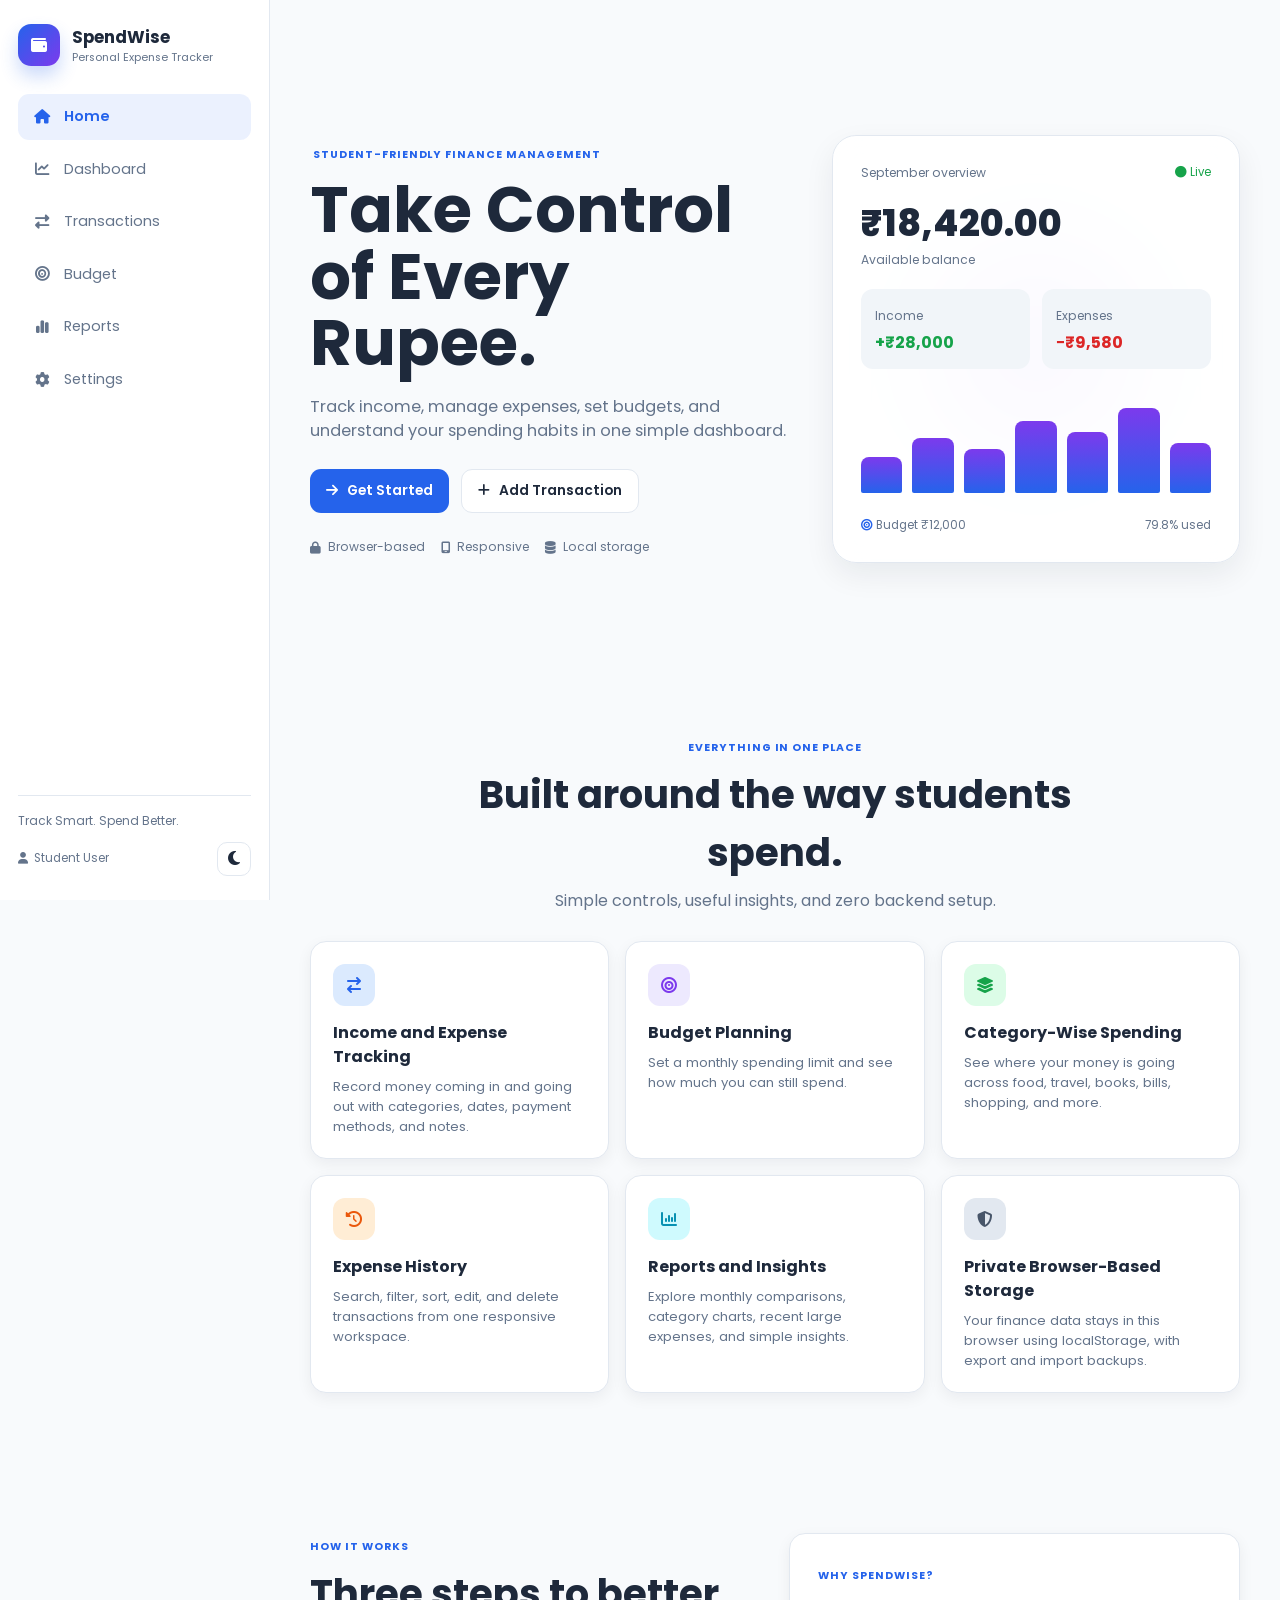
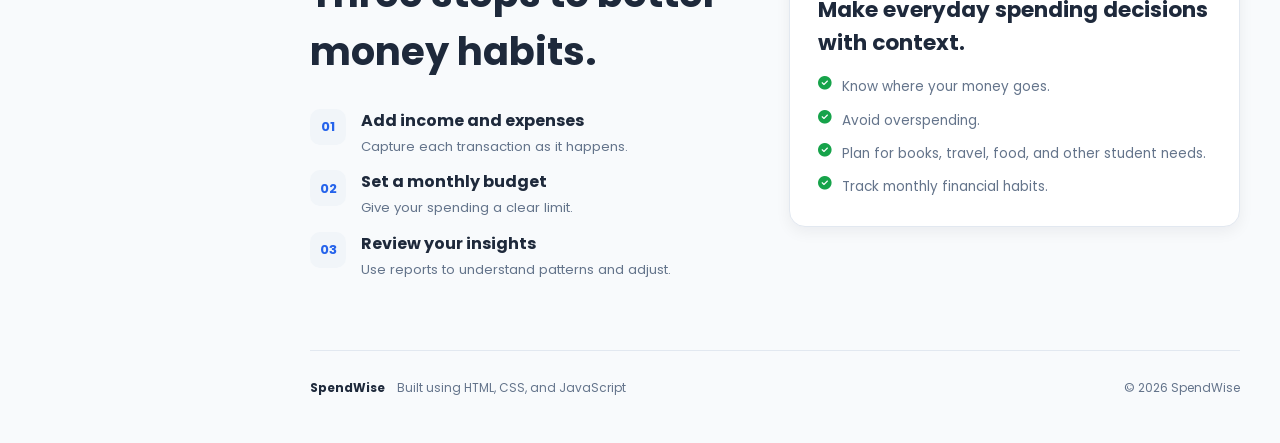
<file: spendwise/index.html>
<!DOCTYPE html>
<html lang="en">
<head>
  <meta charset="UTF-8">
  <meta name="viewport" content="width=device-width, initial-scale=1.0">
  <meta name="description" content="SpendWise — Personal Expense Tracker for students.">
  <title>Home | SpendWise</title>
  <link rel="preconnect" href="https://fonts.googleapis.com">
  <link rel="preconnect" href="https://fonts.gstatic.com" crossorigin>
  <link href="https://fonts.googleapis.com/css2?family=Poppins:wght@400;500;600;700;800&display=swap" rel="stylesheet">
  <link rel="stylesheet" href="https://cdnjs.cloudflare.com/ajax/libs/font-awesome/6.5.2/css/all.min.css">
  <link rel="stylesheet" href="css/style.css">
</head>
<body>

<header class="mobile-header">
  <a href="index.html" class="mobile-brand"><span class="brand-icon"><i class="fa-solid fa-wallet"></i></span><strong>SpendWise</strong></a>
  <button class="icon-btn" id="sidebarOpen" type="button" aria-label="Open navigation"><i class="fa-solid fa-bars"></i></button>
</header>

<aside class="sidebar" id="sidebar" aria-label="Primary navigation">
  <div class="sidebar-brand">
    <a href="index.html" class="brand-link" aria-label="SpendWise home">
      <span class="brand-icon"><i class="fa-solid fa-wallet"></i></span>
      <span>
        <strong>SpendWise</strong>
        <small>Personal Expense Tracker</small>
      </span>
    </a>
    <button class="icon-btn sidebar-close" id="sidebarClose" type="button" aria-label="Close navigation"><i class="fa-solid fa-xmark"></i></button>
  </div>
  <nav class="sidebar-nav">
    <a href="index.html" data-nav="home"><i class="fa-solid fa-house"></i><span>Home</span></a>
    <a href="dashboard.html" data-nav="dashboard"><i class="fa-solid fa-chart-line"></i><span>Dashboard</span></a>
    <a href="transactions.html" data-nav="transactions"><i class="fa-solid fa-right-left"></i><span>Transactions</span></a>
    <a href="budget.html" data-nav="budget"><i class="fa-solid fa-bullseye"></i><span>Budget</span></a>
    <a href="reports.html" data-nav="reports"><i class="fa-solid fa-chart-simple"></i><span>Reports</span></a>
    <a href="settings.html" data-nav="settings"><i class="fa-solid fa-gear"></i><span>Settings</span></a>
  </nav>
  <div class="sidebar-footer">
    <p>Track Smart. Spend Better.</p>
    <div class="sidebar-footer-row">
      <span class="user-chip"><i class="fa-solid fa-user"></i> Student User</span>
      <button class="theme-toggle mini" id="themeToggle" type="button" aria-label="Toggle theme"><i class="fa-solid fa-moon"></i></button>
    </div>
  </div>
</aside>
<div class="sidebar-overlay" id="sidebarOverlay"></div>
<main class="main-content" data-page="home">
<section class="hero-section">
  <div class="hero-copy">
    <span class="eyebrow"><i class="fa-solid fa-sparkles"></i> Student-friendly finance management</span>
    <h1>Take Control of Every Rupee.</h1>
    <p>Track income, manage expenses, set budgets, and understand your spending habits in one simple dashboard.</p>
    <div class="hero-actions">
      <a class="btn btn-primary" href="dashboard.html"><i class="fa-solid fa-arrow-right"></i> Get Started</a>
      <a class="btn btn-secondary" href="transactions.html"><i class="fa-solid fa-plus"></i> Add Transaction</a>
    </div>
    <div class="hero-meta"><span><i class="fa-solid fa-lock"></i> Browser-based</span><span><i class="fa-solid fa-mobile-screen"></i> Responsive</span><span><i class="fa-solid fa-database"></i> Local storage</span></div>
  </div>
  <div class="hero-visual">
    <div class="hero-card-glow"></div>
    <div class="finance-preview glass-card">
      <div class="preview-top"><span>September overview</span><span class="status-dot"><i class="fa-solid fa-circle"></i> Live</span></div>
      <div class="preview-balance">₹18,420.00</div>
      <div class="preview-label">Available balance</div>
      <div class="preview-grid">
        <div><span class="mini-label">Income</span><strong class="positive">+₹28,000</strong></div>
        <div><span class="mini-label">Expenses</span><strong class="negative">−₹9,580</strong></div>
      </div>
      <div class="mini-bars"><span class="h36"></span><span class="h55"></span><span class="h44"></span><span class="h72"></span><span class="h61"></span><span class="h85"></span><span class="h50"></span></div>
      <div class="preview-footer"><span><i class="fa-solid fa-bullseye"></i> Budget ₹12,000</span><span>79.8% used</span></div>
    </div>
  </div>
</section>

<section class="section-block">
  <div class="section-heading"><span class="eyebrow">Everything in one place</span><h2>Built around the way students spend.</h2><p>Simple controls, useful insights, and zero backend setup.</p></div>
  <div class="feature-grid">
    <article class="feature-card"><span class="feature-icon blue"><i class="fa-solid fa-arrow-right-arrow-left"></i></span><h3>Income and Expense Tracking</h3><p>Record money coming in and going out with categories, dates, payment methods, and notes.</p></article>
    <article class="feature-card"><span class="feature-icon purple"><i class="fa-solid fa-bullseye"></i></span><h3>Budget Planning</h3><p>Set a monthly spending limit and see how much you can still spend.</p></article>
    <article class="feature-card"><span class="feature-icon green"><i class="fa-solid fa-layer-group"></i></span><h3>Category-Wise Spending</h3><p>See where your money is going across food, travel, books, bills, shopping, and more.</p></article>
    <article class="feature-card"><span class="feature-icon orange"><i class="fa-solid fa-clock-rotate-left"></i></span><h3>Expense History</h3><p>Search, filter, sort, edit, and delete transactions from one responsive workspace.</p></article>
    <article class="feature-card"><span class="feature-icon cyan"><i class="fa-solid fa-chart-column"></i></span><h3>Reports and Insights</h3><p>Explore monthly comparisons, category charts, recent large expenses, and simple insights.</p></article>
    <article class="feature-card"><span class="feature-icon slate"><i class="fa-solid fa-shield-halved"></i></span><h3>Private Browser-Based Storage</h3><p>Your finance data stays in this browser using localStorage, with export and import backups.</p></article>
  </div>
</section>

<section class="section-block two-col-section">
  <div>
    <div class="section-heading left"><span class="eyebrow">How it works</span><h2>Three steps to better money habits.</h2></div>
    <div class="step-list">
      <div class="step-item"><span>01</span><div><h3>Add income and expenses</h3><p>Capture each transaction as it happens.</p></div></div>
      <div class="step-item"><span>02</span><div><h3>Set a monthly budget</h3><p>Give your spending a clear limit.</p></div></div>
      <div class="step-item"><span>03</span><div><h3>Review your insights</h3><p>Use reports to understand patterns and adjust.</p></div></div>
    </div>
  </div>
  <div class="benefits-card">
    <span class="eyebrow">Why SpendWise?</span>
    <h3>Make everyday spending decisions with context.</h3>
    <ul class="check-list">
      <li><i class="fa-solid fa-circle-check"></i> Know where your money goes.</li>
      <li><i class="fa-solid fa-circle-check"></i> Avoid overspending.</li>
      <li><i class="fa-solid fa-circle-check"></i> Plan for books, travel, food, and other student needs.</li>
      <li><i class="fa-solid fa-circle-check"></i> Track monthly financial habits.</li>
    </ul>
  </div>
</section>

<footer class="site-footer"><div><strong>SpendWise</strong><span>Built using HTML, CSS, and JavaScript</span></div><span id="currentYear"></span></footer>
</main><div id="toastContainer" class="toast-container" aria-live="polite"></div><script src="js/app.js" defer></script></body></html>
</file>
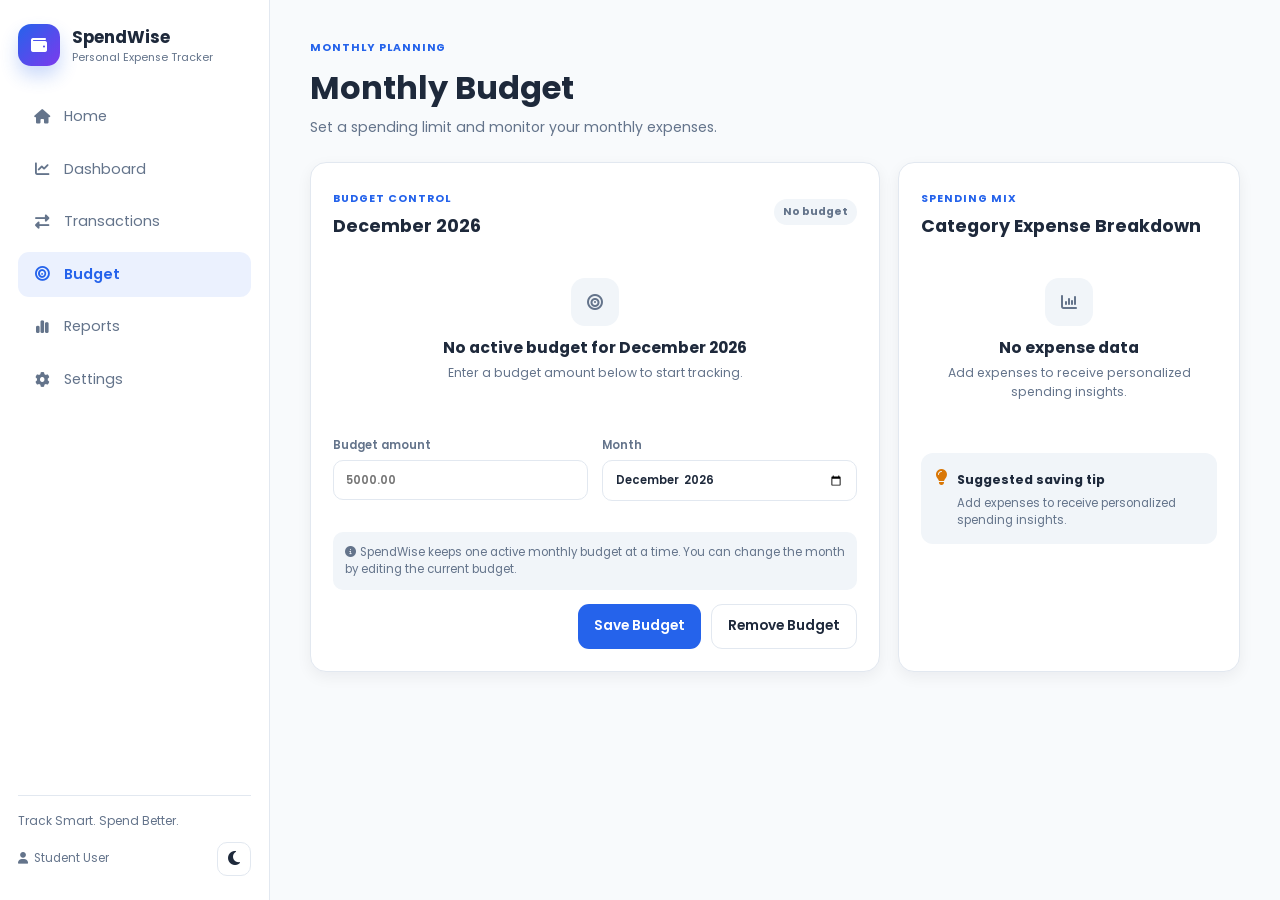
<file: spendwise/budget.html>
<!DOCTYPE html>
<html lang="en">
<head>
  <meta charset="UTF-8">
  <meta name="viewport" content="width=device-width, initial-scale=1.0">
  <meta name="description" content="SpendWise — Personal Expense Tracker for students.">
  <title>Budget | SpendWise</title>
  <link rel="preconnect" href="https://fonts.googleapis.com">
  <link rel="preconnect" href="https://fonts.gstatic.com" crossorigin>
  <link href="https://fonts.googleapis.com/css2?family=Poppins:wght@400;500;600;700;800&display=swap" rel="stylesheet">
  <link rel="stylesheet" href="https://cdnjs.cloudflare.com/ajax/libs/font-awesome/6.5.2/css/all.min.css">
  <link rel="stylesheet" href="css/style.css">
</head>
<body>

<header class="mobile-header">
  <a href="index.html" class="mobile-brand"><span class="brand-icon"><i class="fa-solid fa-wallet"></i></span><strong>SpendWise</strong></a>
  <button class="icon-btn" id="sidebarOpen" type="button" aria-label="Open navigation"><i class="fa-solid fa-bars"></i></button>
</header>

<aside class="sidebar" id="sidebar" aria-label="Primary navigation">
  <div class="sidebar-brand">
    <a href="index.html" class="brand-link" aria-label="SpendWise home">
      <span class="brand-icon"><i class="fa-solid fa-wallet"></i></span>
      <span>
        <strong>SpendWise</strong>
        <small>Personal Expense Tracker</small>
      </span>
    </a>
    <button class="icon-btn sidebar-close" id="sidebarClose" type="button" aria-label="Close navigation"><i class="fa-solid fa-xmark"></i></button>
  </div>
  <nav class="sidebar-nav">
    <a href="index.html" data-nav="home"><i class="fa-solid fa-house"></i><span>Home</span></a>
    <a href="dashboard.html" data-nav="dashboard"><i class="fa-solid fa-chart-line"></i><span>Dashboard</span></a>
    <a href="transactions.html" data-nav="transactions"><i class="fa-solid fa-right-left"></i><span>Transactions</span></a>
    <a href="budget.html" data-nav="budget"><i class="fa-solid fa-bullseye"></i><span>Budget</span></a>
    <a href="reports.html" data-nav="reports"><i class="fa-solid fa-chart-simple"></i><span>Reports</span></a>
    <a href="settings.html" data-nav="settings"><i class="fa-solid fa-gear"></i><span>Settings</span></a>
  </nav>
  <div class="sidebar-footer">
    <p>Track Smart. Spend Better.</p>
    <div class="sidebar-footer-row">
      <span class="user-chip"><i class="fa-solid fa-user"></i> Student User</span>
      <button class="theme-toggle mini" id="themeToggle" type="button" aria-label="Toggle theme"><i class="fa-solid fa-moon"></i></button>
    </div>
  </div>
</aside>
<div class="sidebar-overlay" id="sidebarOverlay"></div>
<main class="main-content" data-page="budget">
<section class="page-header"><div><span class="eyebrow">Monthly planning</span><h1>Monthly Budget</h1><p>Set a spending limit and monitor your monthly expenses.</p></div></section>
<div class="content-grid two-thirds">
  <section class="panel"><div class="panel-header"><div><span class="eyebrow">Budget control</span><h2 id="budgetMonthTitle">Current Month</h2></div><span class="badge badge-muted" id="budgetStatusBadge">No budget</span></div><div id="budgetOverview"></div><form id="budgetForm" class="form-grid two compact-form" novalidate><label>Budget amount<input id="budgetAmount" type="number" min="0.01" step="0.01" required placeholder="5000.00"><small class="field-error" data-error-for="budgetAmount"></small></label><label>Month<input id="budgetMonth" type="month" required><small class="field-error" data-error-for="budgetMonth"></small></label><div class="full form-note"><i class="fa-solid fa-circle-info"></i> SpendWise keeps one active monthly budget at a time. You can change the month by editing the current budget.</div><div class="full form-actions"><button class="btn btn-primary" type="submit" id="saveBudgetBtn">Save Budget</button><button class="btn btn-secondary" type="button" id="removeBudgetBtn">Remove Budget</button></div></form></section>
  <section class="panel"><div class="panel-header"><div><span class="eyebrow">Spending mix</span><h2>Category Expense Breakdown</h2></div></div><div id="budgetCategories"></div><div class="tip-box" id="budgetTip"></div></section>
</div>
</main>
<div id="toastContainer" class="toast-container" aria-live="polite"></div>
<script src="js/app.js" defer></script><script src="js/budget.js" defer></script>
</body>
</html>
</file>
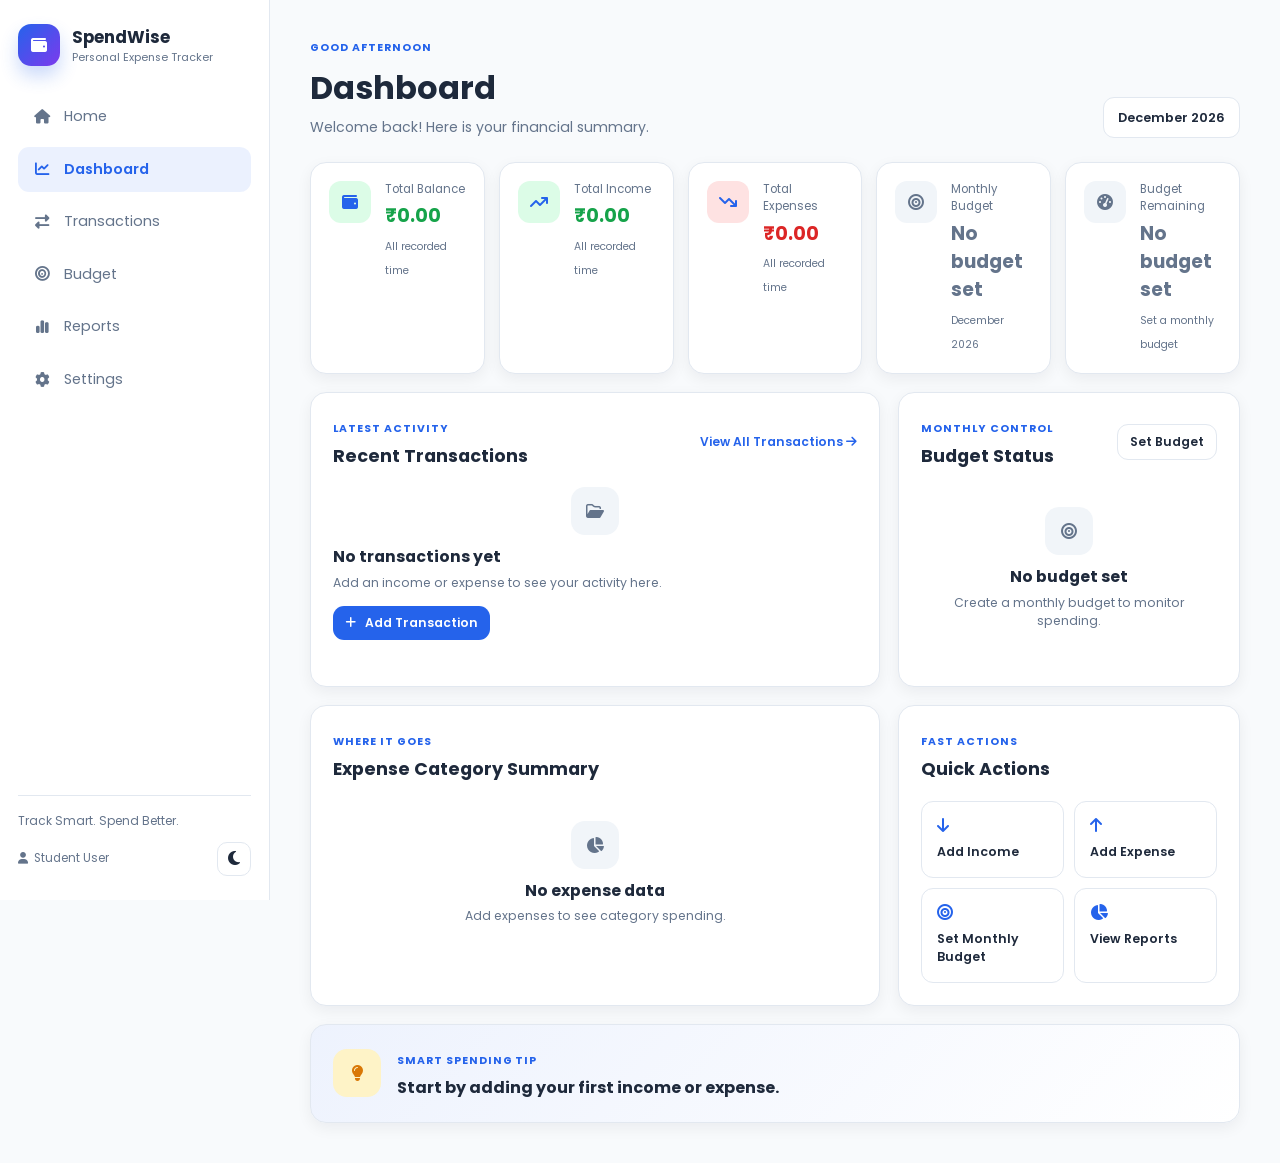
<file: spendwise/dashboard.html>
<!DOCTYPE html>
<html lang="en">
<head>
  <meta charset="UTF-8">
  <meta name="viewport" content="width=device-width, initial-scale=1.0">
  <meta name="description" content="SpendWise — Personal Expense Tracker for students.">
  <title>Dashboard | SpendWise</title>
  <link rel="preconnect" href="https://fonts.googleapis.com">
  <link rel="preconnect" href="https://fonts.gstatic.com" crossorigin>
  <link href="https://fonts.googleapis.com/css2?family=Poppins:wght@400;500;600;700;800&display=swap" rel="stylesheet">
  <link rel="stylesheet" href="https://cdnjs.cloudflare.com/ajax/libs/font-awesome/6.5.2/css/all.min.css">
  <link rel="stylesheet" href="css/style.css">
</head>
<body>

<header class="mobile-header">
  <a href="index.html" class="mobile-brand"><span class="brand-icon"><i class="fa-solid fa-wallet"></i></span><strong>SpendWise</strong></a>
  <button class="icon-btn" id="sidebarOpen" type="button" aria-label="Open navigation"><i class="fa-solid fa-bars"></i></button>
</header>

<aside class="sidebar" id="sidebar" aria-label="Primary navigation">
  <div class="sidebar-brand">
    <a href="index.html" class="brand-link" aria-label="SpendWise home">
      <span class="brand-icon"><i class="fa-solid fa-wallet"></i></span>
      <span>
        <strong>SpendWise</strong>
        <small>Personal Expense Tracker</small>
      </span>
    </a>
    <button class="icon-btn sidebar-close" id="sidebarClose" type="button" aria-label="Close navigation"><i class="fa-solid fa-xmark"></i></button>
  </div>
  <nav class="sidebar-nav">
    <a href="index.html" data-nav="home"><i class="fa-solid fa-house"></i><span>Home</span></a>
    <a href="dashboard.html" data-nav="dashboard"><i class="fa-solid fa-chart-line"></i><span>Dashboard</span></a>
    <a href="transactions.html" data-nav="transactions"><i class="fa-solid fa-right-left"></i><span>Transactions</span></a>
    <a href="budget.html" data-nav="budget"><i class="fa-solid fa-bullseye"></i><span>Budget</span></a>
    <a href="reports.html" data-nav="reports"><i class="fa-solid fa-chart-simple"></i><span>Reports</span></a>
    <a href="settings.html" data-nav="settings"><i class="fa-solid fa-gear"></i><span>Settings</span></a>
  </nav>
  <div class="sidebar-footer">
    <p>Track Smart. Spend Better.</p>
    <div class="sidebar-footer-row">
      <span class="user-chip"><i class="fa-solid fa-user"></i> Student User</span>
      <button class="theme-toggle mini" id="themeToggle" type="button" aria-label="Toggle theme"><i class="fa-solid fa-moon"></i></button>
    </div>
  </div>
</aside>
<div class="sidebar-overlay" id="sidebarOverlay"></div>
<main class="main-content" data-page="dashboard">
<section class="page-header"><div><span class="eyebrow" id="greetingLabel">Good evening</span><h1>Dashboard</h1><p id="dashboardGreeting">Welcome back! Here is your financial summary.</p></div><div class="header-month" id="currentMonthLabel"></div></section>
<section class="metric-grid" id="metricGrid"></section>
<div class="content-grid two-thirds">
  <section class="panel"><div class="panel-header"><div><span class="eyebrow">Latest activity</span><h2>Recent Transactions</h2></div><a class="text-link" href="transactions.html">View All Transactions <i class="fa-solid fa-arrow-right"></i></a></div><div id="recentTransactions"></div></section>
  <section class="panel"><div class="panel-header"><div><span class="eyebrow">Monthly control</span><h2>Budget Status</h2></div><a class="btn btn-secondary btn-small" href="budget.html" id="budgetAction">Set Budget</a></div><div id="dashboardBudget"></div></section>
</div>
<div class="content-grid two-thirds">
  <section class="panel"><div class="panel-header"><div><span class="eyebrow">Where it goes</span><h2>Expense Category Summary</h2></div></div><div id="categorySummary"></div></section>
  <section class="panel"><div class="panel-header"><div><span class="eyebrow">Fast actions</span><h2>Quick Actions</h2></div></div><div class="quick-action-grid"><a href="transactions.html" class="quick-action" data-action="income"><i class="fa-solid fa-arrow-down"></i><span>Add Income</span></a><a href="transactions.html" class="quick-action" data-action="expense"><i class="fa-solid fa-arrow-up"></i><span>Add Expense</span></a><a href="budget.html" class="quick-action"><i class="fa-solid fa-bullseye"></i><span>Set Monthly Budget</span></a><a href="reports.html" class="quick-action"><i class="fa-solid fa-chart-pie"></i><span>View Reports</span></a></div></section>
</div>
<section class="panel tip-card"><div class="tip-icon"><i class="fa-solid fa-lightbulb"></i></div><div><span class="eyebrow">Smart Spending Tip</span><h2 id="smartTip">Start by adding your first income or expense.</h2></div></section>
</main>
<div id="toastContainer" class="toast-container" aria-live="polite"></div>
<script src="js/app.js" defer></script><script src="js/dashboard.js" defer></script>
</body>
</html>
</file>
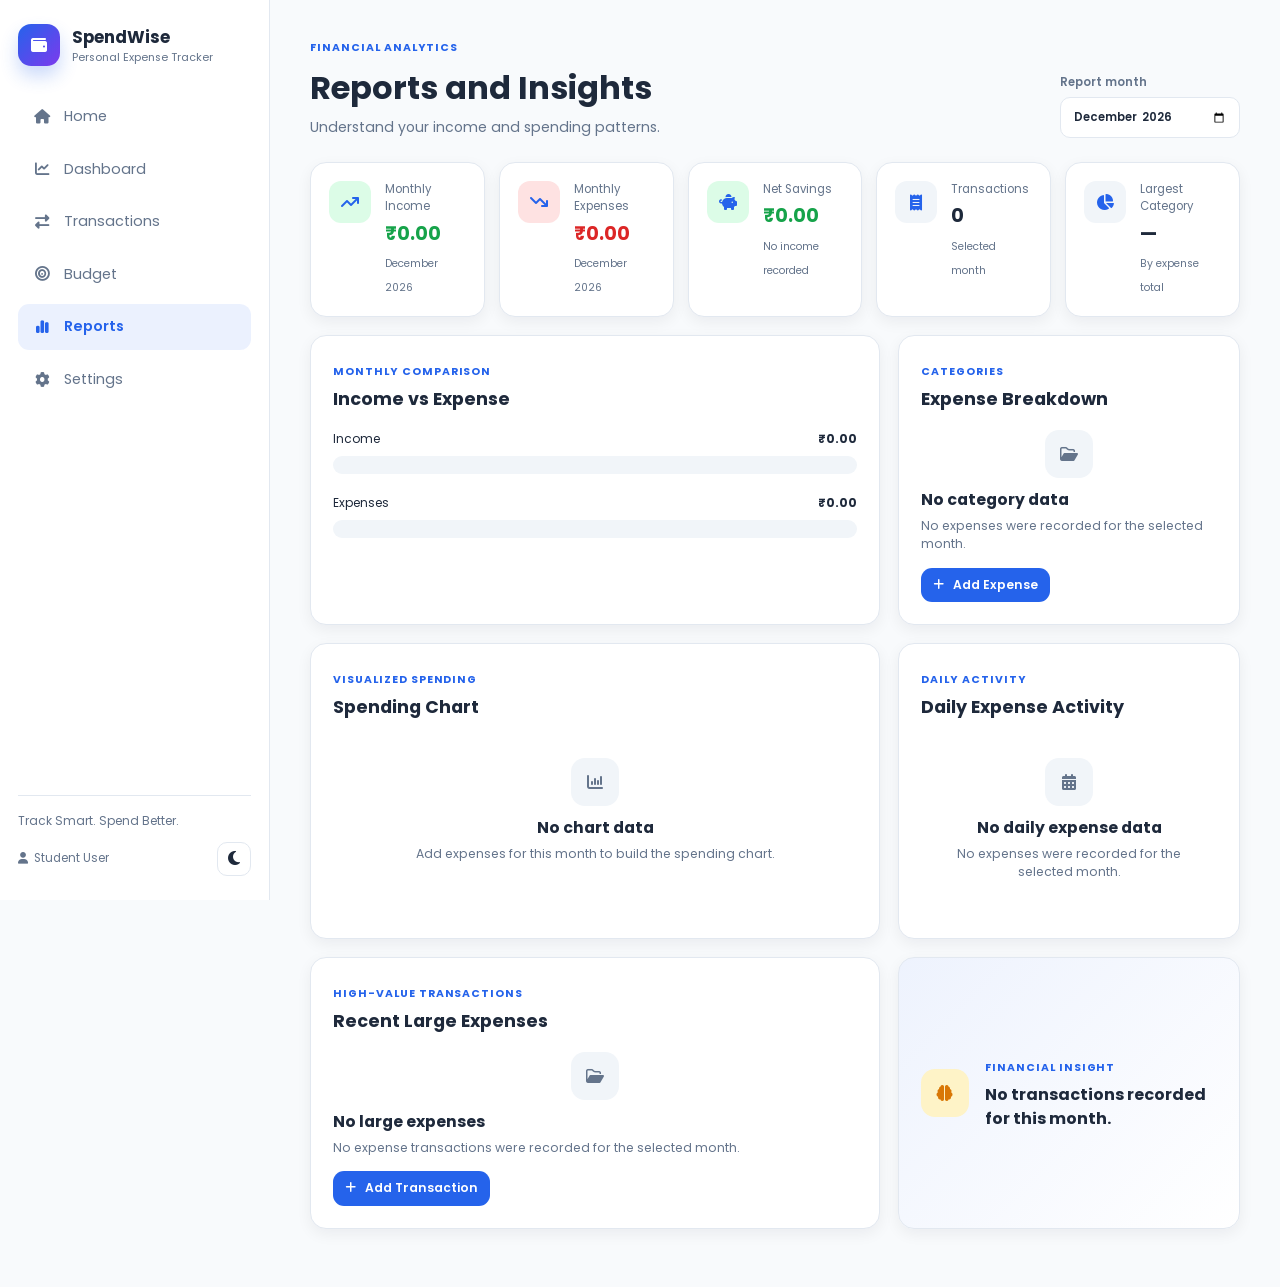
<file: spendwise/reports.html>
<!DOCTYPE html>
<html lang="en">
<head>
  <meta charset="UTF-8">
  <meta name="viewport" content="width=device-width, initial-scale=1.0">
  <meta name="description" content="SpendWise — Personal Expense Tracker for students.">
  <title>Reports | SpendWise</title>
  <link rel="preconnect" href="https://fonts.googleapis.com">
  <link rel="preconnect" href="https://fonts.gstatic.com" crossorigin>
  <link href="https://fonts.googleapis.com/css2?family=Poppins:wght@400;500;600;700;800&display=swap" rel="stylesheet">
  <link rel="stylesheet" href="https://cdnjs.cloudflare.com/ajax/libs/font-awesome/6.5.2/css/all.min.css">
  <link rel="stylesheet" href="css/style.css">
</head>
<body>

<header class="mobile-header">
  <a href="index.html" class="mobile-brand"><span class="brand-icon"><i class="fa-solid fa-wallet"></i></span><strong>SpendWise</strong></a>
  <button class="icon-btn" id="sidebarOpen" type="button" aria-label="Open navigation"><i class="fa-solid fa-bars"></i></button>
</header>

<aside class="sidebar" id="sidebar" aria-label="Primary navigation">
  <div class="sidebar-brand">
    <a href="index.html" class="brand-link" aria-label="SpendWise home">
      <span class="brand-icon"><i class="fa-solid fa-wallet"></i></span>
      <span>
        <strong>SpendWise</strong>
        <small>Personal Expense Tracker</small>
      </span>
    </a>
    <button class="icon-btn sidebar-close" id="sidebarClose" type="button" aria-label="Close navigation"><i class="fa-solid fa-xmark"></i></button>
  </div>
  <nav class="sidebar-nav">
    <a href="index.html" data-nav="home"><i class="fa-solid fa-house"></i><span>Home</span></a>
    <a href="dashboard.html" data-nav="dashboard"><i class="fa-solid fa-chart-line"></i><span>Dashboard</span></a>
    <a href="transactions.html" data-nav="transactions"><i class="fa-solid fa-right-left"></i><span>Transactions</span></a>
    <a href="budget.html" data-nav="budget"><i class="fa-solid fa-bullseye"></i><span>Budget</span></a>
    <a href="reports.html" data-nav="reports"><i class="fa-solid fa-chart-simple"></i><span>Reports</span></a>
    <a href="settings.html" data-nav="settings"><i class="fa-solid fa-gear"></i><span>Settings</span></a>
  </nav>
  <div class="sidebar-footer">
    <p>Track Smart. Spend Better.</p>
    <div class="sidebar-footer-row">
      <span class="user-chip"><i class="fa-solid fa-user"></i> Student User</span>
      <button class="theme-toggle mini" id="themeToggle" type="button" aria-label="Toggle theme"><i class="fa-solid fa-moon"></i></button>
    </div>
  </div>
</aside>
<div class="sidebar-overlay" id="sidebarOverlay"></div>
<main class="main-content" data-page="reports">
<section class="page-header"><div><span class="eyebrow">Financial analytics</span><h1>Reports and Insights</h1><p>Understand your income and spending patterns.</p></div><label class="month-picker">Report month<input type="month" id="reportMonth"></label></section>
<section class="metric-grid reports-metrics" id="reportMetrics"></section>
<div class="content-grid two-thirds">
  <section class="panel"><div class="panel-header"><div><span class="eyebrow">Monthly comparison</span><h2>Income vs Expense</h2></div></div><div id="incomeExpenseBars" class="compare-bars"></div></section>
  <section class="panel"><div class="panel-header"><div><span class="eyebrow">Categories</span><h2>Expense Breakdown</h2></div></div><div id="reportCategories"></div></section>
</div>
<div class="content-grid two-thirds">
  <section class="panel"><div class="panel-header"><div><span class="eyebrow">Visualized spending</span><h2>Spending Chart</h2></div></div><div class="chart-wrap" id="spendingChart"></div></section>
  <section class="panel"><div class="panel-header"><div><span class="eyebrow">Daily activity</span><h2>Daily Expense Activity</h2></div></div><div class="daily-chart" id="dailyChart"></div></section>
</div>
<div class="content-grid two-thirds">
  <section class="panel"><div class="panel-header"><div><span class="eyebrow">High-value transactions</span><h2>Recent Large Expenses</h2></div></div><div id="largeExpenses"></div></section>
  <section class="panel tip-card"><div class="tip-icon"><i class="fa-solid fa-brain"></i></div><div><span class="eyebrow">Financial Insight</span><h2 id="financialInsight">No transactions recorded for this month.</h2></div></section>
</div>
</main>
<div id="toastContainer" class="toast-container" aria-live="polite"></div>
<script src="js/app.js" defer></script><script src="js/reports.js" defer></script>
</body>
</html>
</file>
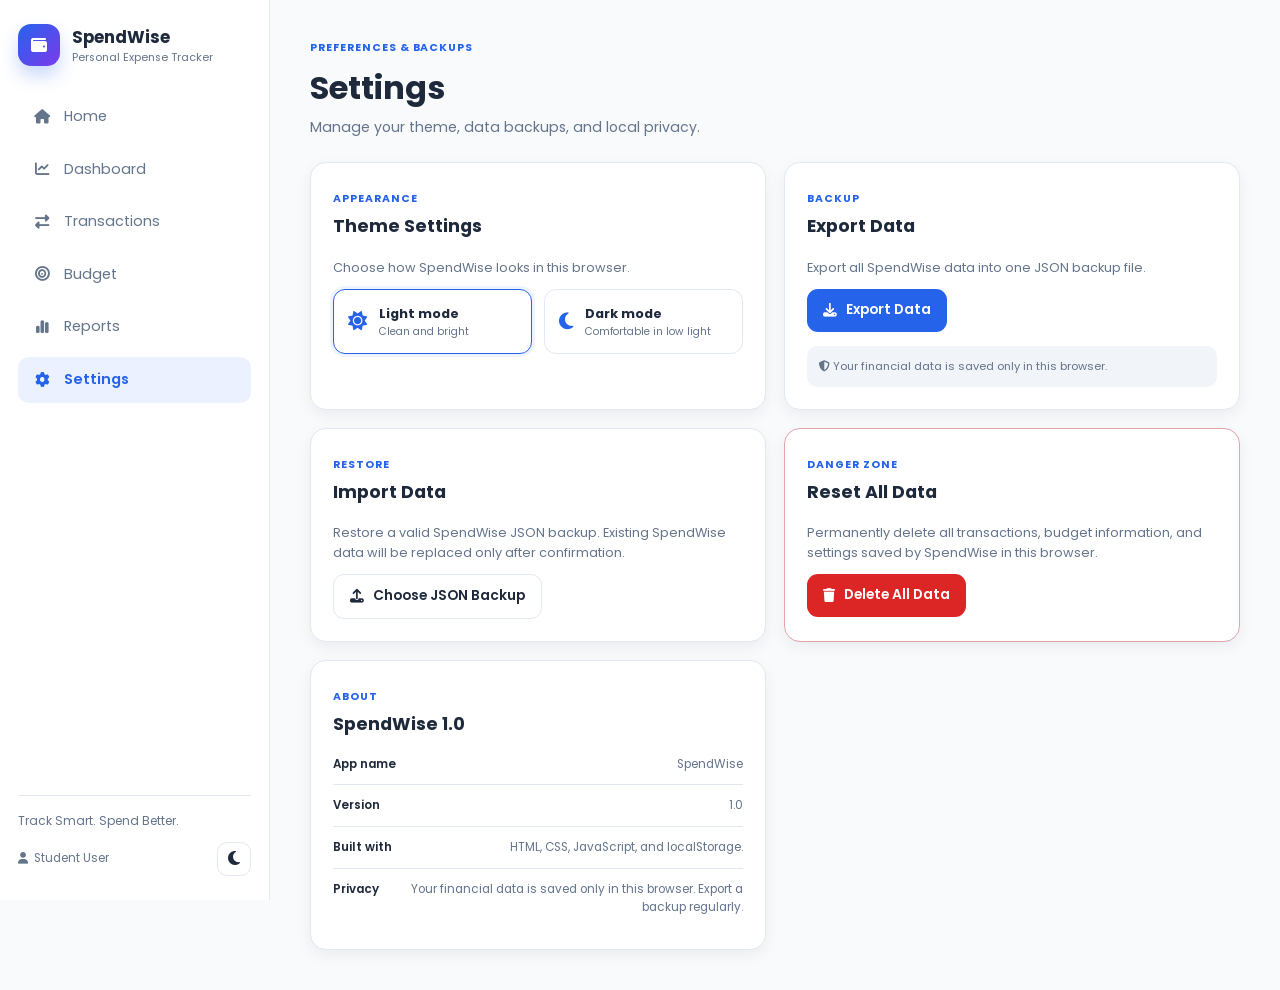
<file: spendwise/settings.html>
<!DOCTYPE html>
<html lang="en">
<head>
  <meta charset="UTF-8">
  <meta name="viewport" content="width=device-width, initial-scale=1.0">
  <meta name="description" content="SpendWise — Personal Expense Tracker for students.">
  <title>Settings | SpendWise</title>
  <link rel="preconnect" href="https://fonts.googleapis.com">
  <link rel="preconnect" href="https://fonts.gstatic.com" crossorigin>
  <link href="https://fonts.googleapis.com/css2?family=Poppins:wght@400;500;600;700;800&display=swap" rel="stylesheet">
  <link rel="stylesheet" href="https://cdnjs.cloudflare.com/ajax/libs/font-awesome/6.5.2/css/all.min.css">
  <link rel="stylesheet" href="css/style.css">
</head>
<body>

<header class="mobile-header">
  <a href="index.html" class="mobile-brand"><span class="brand-icon"><i class="fa-solid fa-wallet"></i></span><strong>SpendWise</strong></a>
  <button class="icon-btn" id="sidebarOpen" type="button" aria-label="Open navigation"><i class="fa-solid fa-bars"></i></button>
</header>

<aside class="sidebar" id="sidebar" aria-label="Primary navigation">
  <div class="sidebar-brand">
    <a href="index.html" class="brand-link" aria-label="SpendWise home">
      <span class="brand-icon"><i class="fa-solid fa-wallet"></i></span>
      <span>
        <strong>SpendWise</strong>
        <small>Personal Expense Tracker</small>
      </span>
    </a>
    <button class="icon-btn sidebar-close" id="sidebarClose" type="button" aria-label="Close navigation"><i class="fa-solid fa-xmark"></i></button>
  </div>
  <nav class="sidebar-nav">
    <a href="index.html" data-nav="home"><i class="fa-solid fa-house"></i><span>Home</span></a>
    <a href="dashboard.html" data-nav="dashboard"><i class="fa-solid fa-chart-line"></i><span>Dashboard</span></a>
    <a href="transactions.html" data-nav="transactions"><i class="fa-solid fa-right-left"></i><span>Transactions</span></a>
    <a href="budget.html" data-nav="budget"><i class="fa-solid fa-bullseye"></i><span>Budget</span></a>
    <a href="reports.html" data-nav="reports"><i class="fa-solid fa-chart-simple"></i><span>Reports</span></a>
    <a href="settings.html" data-nav="settings"><i class="fa-solid fa-gear"></i><span>Settings</span></a>
  </nav>
  <div class="sidebar-footer">
    <p>Track Smart. Spend Better.</p>
    <div class="sidebar-footer-row">
      <span class="user-chip"><i class="fa-solid fa-user"></i> Student User</span>
      <button class="theme-toggle mini" id="themeToggle" type="button" aria-label="Toggle theme"><i class="fa-solid fa-moon"></i></button>
    </div>
  </div>
</aside>
<div class="sidebar-overlay" id="sidebarOverlay"></div>
<main class="main-content" data-page="settings">
<section class="page-header"><div><span class="eyebrow">Preferences & backups</span><h1>Settings</h1><p>Manage your theme, data backups, and local privacy.</p></div></section>
<div class="settings-grid">
  <section class="panel"><div class="panel-header"><div><span class="eyebrow">Appearance</span><h2>Theme Settings</h2></div></div><p class="panel-copy">Choose how SpendWise looks in this browser.</p><div class="theme-options"><button type="button" class="theme-option" data-theme-choice="light"><i class="fa-solid fa-sun"></i><span><strong>Light mode</strong><small>Clean and bright</small></span></button><button type="button" class="theme-option" data-theme-choice="dark"><i class="fa-solid fa-moon"></i><span><strong>Dark mode</strong><small>Comfortable in low light</small></span></button></div></section>
  <section class="panel"><div class="panel-header"><div><span class="eyebrow">Backup</span><h2>Export Data</h2></div></div><p class="panel-copy">Export all SpendWise data into one JSON backup file.</p><button class="btn btn-primary" id="exportBtn"><i class="fa-solid fa-download"></i> Export Data</button><div class="settings-note"><i class="fa-solid fa-shield-halved"></i> Your financial data is saved only in this browser.</div></section>
  <section class="panel"><div class="panel-header"><div><span class="eyebrow">Restore</span><h2>Import Data</h2></div></div><p class="panel-copy">Restore a valid SpendWise JSON backup. Existing SpendWise data will be replaced only after confirmation.</p><label class="file-input-wrap"><span class="btn btn-secondary"><i class="fa-solid fa-upload"></i> Choose JSON Backup</span><input id="importFile" type="file" accept=".json,application/json"></label><small id="importFileName" class="muted"></small></section>
  <section class="panel danger-panel"><div class="panel-header"><div><span class="eyebrow">Danger zone</span><h2>Reset All Data</h2></div></div><p class="panel-copy">Permanently delete all transactions, budget information, and settings saved by SpendWise in this browser.</p><button class="btn btn-danger" id="resetDataBtn"><i class="fa-solid fa-trash"></i> Delete All Data</button></section>
  <section class="panel about-panel"><div class="panel-header"><div><span class="eyebrow">About</span><h2>SpendWise 1.0</h2></div></div><div class="about-list"><div><strong>App name</strong><span>SpendWise</span></div><div><strong>Version</strong><span>1.0</span></div><div><strong>Built with</strong><span>HTML, CSS, JavaScript, and localStorage.</span></div><div><strong>Privacy</strong><span>Your financial data is saved only in this browser. Export a backup regularly.</span></div></div></section>
</div>

<div class="modal-backdrop" id="confirmModal" aria-hidden="true">
  <div class="modal small" role="dialog" aria-modal="true" aria-labelledby="confirmTitle">
    <div class="modal-header"><div><span class="eyebrow">Confirmation</span><h2 id="confirmTitle">Please confirm</h2></div><button class="icon-btn" type="button" data-close-modal="confirmModal" aria-label="Close"><i class="fa-solid fa-xmark"></i></button></div>
    <p id="confirmMessage" class="modal-message"></p>
    <div class="modal-actions"><button class="btn btn-secondary" type="button" data-close-modal="confirmModal">Cancel</button><button class="btn btn-danger" type="button" id="confirmAction">Delete</button></div>
  </div>
</div>
</main>
<div id="toastContainer" class="toast-container" aria-live="polite"></div>
<script src="js/app.js" defer></script><script src="js/settings.js" defer></script>
</body>
</html>
</file>
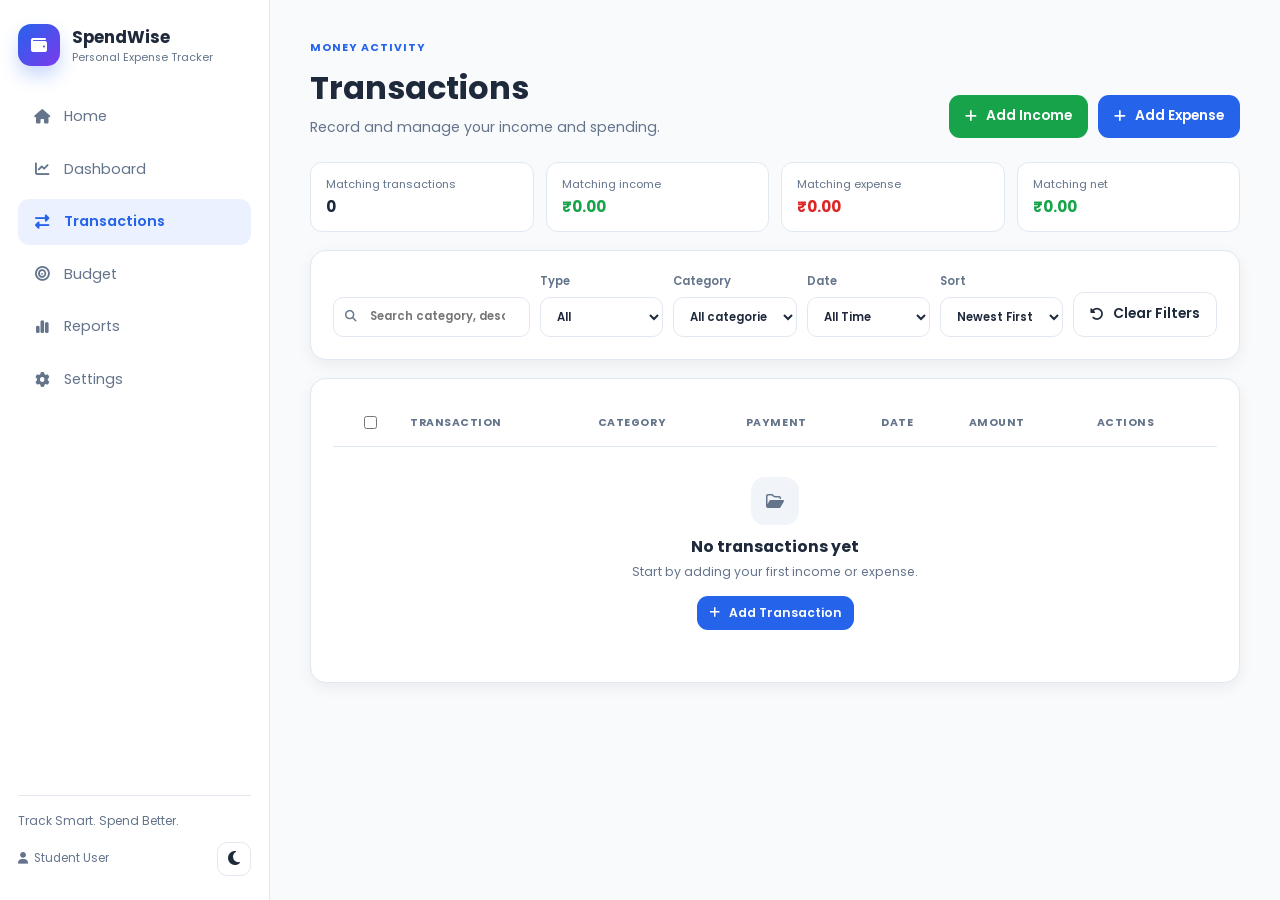
<file: spendwise/transactions.html>
<!DOCTYPE html>
<html lang="en">
<head>
  <meta charset="UTF-8">
  <meta name="viewport" content="width=device-width, initial-scale=1.0">
  <meta name="description" content="SpendWise — Personal Expense Tracker for students.">
  <title>Transactions | SpendWise</title>
  <link rel="preconnect" href="https://fonts.googleapis.com">
  <link rel="preconnect" href="https://fonts.gstatic.com" crossorigin>
  <link href="https://fonts.googleapis.com/css2?family=Poppins:wght@400;500;600;700;800&display=swap" rel="stylesheet">
  <link rel="stylesheet" href="https://cdnjs.cloudflare.com/ajax/libs/font-awesome/6.5.2/css/all.min.css">
  <link rel="stylesheet" href="css/style.css">
</head>
<body>

<header class="mobile-header">
  <a href="index.html" class="mobile-brand"><span class="brand-icon"><i class="fa-solid fa-wallet"></i></span><strong>SpendWise</strong></a>
  <button class="icon-btn" id="sidebarOpen" type="button" aria-label="Open navigation"><i class="fa-solid fa-bars"></i></button>
</header>

<aside class="sidebar" id="sidebar" aria-label="Primary navigation">
  <div class="sidebar-brand">
    <a href="index.html" class="brand-link" aria-label="SpendWise home">
      <span class="brand-icon"><i class="fa-solid fa-wallet"></i></span>
      <span>
        <strong>SpendWise</strong>
        <small>Personal Expense Tracker</small>
      </span>
    </a>
    <button class="icon-btn sidebar-close" id="sidebarClose" type="button" aria-label="Close navigation"><i class="fa-solid fa-xmark"></i></button>
  </div>
  <nav class="sidebar-nav">
    <a href="index.html" data-nav="home"><i class="fa-solid fa-house"></i><span>Home</span></a>
    <a href="dashboard.html" data-nav="dashboard"><i class="fa-solid fa-chart-line"></i><span>Dashboard</span></a>
    <a href="transactions.html" data-nav="transactions"><i class="fa-solid fa-right-left"></i><span>Transactions</span></a>
    <a href="budget.html" data-nav="budget"><i class="fa-solid fa-bullseye"></i><span>Budget</span></a>
    <a href="reports.html" data-nav="reports"><i class="fa-solid fa-chart-simple"></i><span>Reports</span></a>
    <a href="settings.html" data-nav="settings"><i class="fa-solid fa-gear"></i><span>Settings</span></a>
  </nav>
  <div class="sidebar-footer">
    <p>Track Smart. Spend Better.</p>
    <div class="sidebar-footer-row">
      <span class="user-chip"><i class="fa-solid fa-user"></i> Student User</span>
      <button class="theme-toggle mini" id="themeToggle" type="button" aria-label="Toggle theme"><i class="fa-solid fa-moon"></i></button>
    </div>
  </div>
</aside>
<div class="sidebar-overlay" id="sidebarOverlay"></div>
<main class="main-content" data-page="transactions">
<section class="page-header"><div><span class="eyebrow">Money activity</span><h1>Transactions</h1><p>Record and manage your income and spending.</p></div><div class="page-actions"><button class="btn btn-success" id="addIncomeBtn"><i class="fa-solid fa-plus"></i> Add Income</button><button class="btn btn-primary" id="addExpenseBtn"><i class="fa-solid fa-plus"></i> Add Expense</button></div></section>
<section class="summary-strip" id="transactionSummary"></section>
<section class="panel filters-panel">
  <div class="filter-grid">
    <label class="search-field"><i class="fa-solid fa-magnifying-glass"></i><input id="searchTransactions" type="search" placeholder="Search category, description, payment method..."></label>
    <label>Type<select id="filterType"><option value="all">All</option><option value="income">Income</option><option value="expense">Expense</option></select></label>
    <label>Category<select id="filterCategory"><option value="all">All categories</option></select></label>
    <label>Date<select id="filterDate"><option value="all">All Time</option><option value="today">Today</option><option value="week">This Week</option><option value="month">This Month</option><option value="prev-month">Previous Month</option><option value="custom">Custom Range</option></select></label>
    <label>Sort<select id="sortTransactions"><option value="newest">Newest First</option><option value="oldest">Oldest First</option><option value="amount-desc">Amount: High to Low</option><option value="amount-asc">Amount: Low to High</option><option value="category-asc">Category: A to Z</option></select></label>
    <button class="btn btn-secondary" id="clearFiltersBtn" type="button"><i class="fa-solid fa-rotate-left"></i> Clear Filters</button>
  </div>
  <div class="custom-range" id="customRange"><label>Start date<input id="customStart" type="date"></label><label>End date<input id="customEnd" type="date"></label><small class="field-error" id="rangeError"></small></div>
</section>
<section class="panel"><div class="table-wrap"><table class="data-table"><thead><tr><th><input type="checkbox" id="selectAllTransactions" aria-label="Select all"></th><th>Transaction</th><th>Category</th><th>Payment</th><th>Date</th><th>Amount</th><th>Actions</th></tr></thead><tbody id="transactionTableBody"></tbody></table></div><div id="transactionEmpty" class="empty-state hidden"></div></section>

<div class="modal-backdrop" id="transactionModal" aria-hidden="true">
  <div class="modal" role="dialog" aria-modal="true" aria-labelledby="transactionModalTitle">
    <div class="modal-header"><div><span class="eyebrow">Transaction</span><h2 id="transactionModalTitle">Add Transaction</h2></div><button class="icon-btn" type="button" data-close-modal="transactionModal" aria-label="Close"><i class="fa-solid fa-xmark"></i></button></div>
    <form id="transactionForm" novalidate>
      <input type="hidden" id="transactionId">
      <div class="form-grid two">
        <label>Transaction Type<select id="transactionType" required><option value="expense">Expense</option><option value="income">Income</option></select><small class="field-error" data-error-for="transactionType"></small></label>
        <label>Amount<input id="transactionAmount" type="number" min="0.01" step="0.01" inputmode="decimal" required placeholder="0.00"><small class="field-error" data-error-for="transactionAmount"></small></label>
        <label>Category<select id="transactionCategory" required></select><small class="field-error" data-error-for="transactionCategory"></small></label>
        <label>Date<input id="transactionDate" type="date" required><small class="field-error" data-error-for="transactionDate"></small></label>
        <label class="full">Description<textarea id="transactionDescription" maxlength="250" rows="3" placeholder="What was this transaction for?"></textarea><div class="char-count"><span id="descriptionCount">0</span>/250</div></label>
        <label>Payment Method<select id="transactionPayment"><option value="">Select method</option><option>Cash</option><option>UPI</option><option>Debit Card</option><option>Credit Card</option><option>Bank Transfer</option><option>Other</option></select></label>
      </div>
      <div class="modal-actions"><button class="btn btn-secondary" type="button" data-close-modal="transactionModal">Cancel</button><button class="btn btn-primary" type="submit" id="transactionSubmit">Add Transaction</button></div>
    </form>
  </div>
</div>

<div class="modal-backdrop" id="confirmModal" aria-hidden="true">
  <div class="modal small" role="dialog" aria-modal="true" aria-labelledby="confirmTitle">
    <div class="modal-header"><div><span class="eyebrow">Confirmation</span><h2 id="confirmTitle">Please confirm</h2></div><button class="icon-btn" type="button" data-close-modal="confirmModal" aria-label="Close"><i class="fa-solid fa-xmark"></i></button></div>
    <p id="confirmMessage" class="modal-message"></p>
    <div class="modal-actions"><button class="btn btn-secondary" type="button" data-close-modal="confirmModal">Cancel</button><button class="btn btn-danger" type="button" id="confirmAction">Delete</button></div>
  </div>
</div>
</main>
<div id="toastContainer" class="toast-container" aria-live="polite"></div>
<script src="js/app.js" defer></script><script src="js/transactions.js" defer></script>
</body>
</html>
</file>
<file: spendwise/css/style.css>
:root {
  --primary:#2563EB; --primary-dark:#1D4ED8; --secondary:#7C3AED; --success:#16A34A; --warning:#F59E0B; --danger:#DC2626;
  --bg:#F8FAFC; --card:#FFFFFF; --sidebar:#FFFFFF; --text:#1E293B; --muted:#64748B; --border:#E2E8F0; --soft:#F1F5F9;
  --shadow:0 12px 30px rgba(15,23,42,.07); --shadow-sm:0 5px 15px rgba(15,23,42,.06); --radius:16px; --radius-sm:12px;
}
html[data-theme="dark"] { --bg:#0F172A; --card:#1E293B; --sidebar:#111827; --text:#F8FAFC; --muted:#CBD5E1; --border:#334155; --soft:#243044; --shadow:0 12px 30px rgba(0,0,0,.24); --shadow-sm:0 5px 15px rgba(0,0,0,.2); }
*{box-sizing:border-box} body{margin:0;background:var(--bg);color:var(--text);font-family:Poppins,system-ui,-apple-system,Segoe UI,sans-serif;line-height:1.5;overflow-x:hidden} a{color:inherit;text-decoration:none} button,input,select,textarea{font:inherit} button{cursor:pointer} img{max-width:100%}
.sidebar{position:fixed;inset:0 auto 0 0;width:270px;background:var(--sidebar);border-right:1px solid var(--border);display:flex;flex-direction:column;z-index:50;padding:24px 18px;transition:transform .25s ease}.sidebar-brand{display:flex;align-items:center;justify-content:space-between;margin-bottom:28px}.brand-link,.mobile-brand{display:flex;align-items:center;gap:12px}.brand-link strong,.mobile-brand strong{font-size:1.05rem}.brand-link small{display:block;color:var(--muted);font-size:.68rem;line-height:1.3}.brand-icon{width:42px;height:42px;border-radius:13px;background:linear-gradient(135deg,var(--primary),var(--secondary));display:grid;place-items:center;color:#fff;box-shadow:0 10px 18px rgba(37,99,235,.24)}.brand-icon i{font-size:1rem}.sidebar-nav{display:grid;gap:7px}.sidebar-nav a{display:flex;align-items:center;gap:12px;padding:12px 14px;border-radius:11px;color:var(--muted);transition:.18s ease;font-size:.9rem}.sidebar-nav a i{width:20px;text-align:center}.sidebar-nav a:hover,.sidebar-nav a.active{background:color-mix(in srgb,var(--primary) 9%,transparent);color:var(--primary);font-weight:600}.sidebar-footer{margin-top:auto;border-top:1px solid var(--border);padding-top:16px}.sidebar-footer p{font-size:.75rem;color:var(--muted);margin:0 0 12px}.sidebar-footer-row{display:flex;justify-content:space-between;align-items:center;gap:10px}.user-chip{font-size:.72rem;color:var(--muted);display:flex;align-items:center;gap:6px}.main-content{margin-left:270px;min-height:100vh;padding:34px 40px 40px;max-width:1600px}.mobile-header{display:none}.icon-btn{border:1px solid var(--border);background:var(--card);color:var(--text);width:38px;height:38px;border-radius:10px;display:grid;place-items:center;transition:.2s}.icon-btn:hover{border-color:var(--primary);color:var(--primary)}.icon-btn.danger:hover{border-color:var(--danger);color:var(--danger)}.sidebar-close{display:none}.sidebar-overlay{display:none}
.eyebrow{text-transform:uppercase;letter-spacing:.09em;font-size:.67rem;font-weight:700;color:var(--primary)}.hero-section{min-height:70vh;display:grid;grid-template-columns:1.08fr .92fr;align-items:center;gap:42px}.hero-copy h1{font-size:clamp(2.5rem,5vw,4.8rem);line-height:1.04;margin:12px 0 18px;max-width:720px}.hero-copy p{font-size:1.02rem;color:var(--muted);max-width:650px}.hero-actions{display:flex;gap:12px;flex-wrap:wrap;margin:25px 0}.btn{display:inline-flex;align-items:center;justify-content:center;gap:9px;border:none;border-radius:11px;padding:11px 16px;font-weight:600;font-size:.86rem;transition:.2s ease}.btn:hover{transform:translateY(-1px)}.btn-primary{background:var(--primary);color:#fff}.btn-primary:hover{background:var(--primary-dark)}.btn-secondary{background:var(--card);border:1px solid var(--border);color:var(--text)}.btn-success{background:var(--success);color:#fff}.btn-danger{background:var(--danger);color:#fff}.btn-small{padding:8px 12px;font-size:.76rem}.theme-toggle{border:1px solid var(--border);background:var(--card);width:40px;height:40px;border-radius:10px;color:var(--text)}.theme-toggle.mini{width:34px;height:34px}.hero-meta{display:flex;gap:16px;flex-wrap:wrap;color:var(--muted);font-size:.76rem}.hero-meta span{display:flex;align-items:center;gap:7px}.hero-visual{position:relative;min-height:480px;display:grid;place-items:center}.hero-card-glow{position:absolute;width:330px;height:330px;border-radius:50%;background:radial-gradient(circle,rgba(124,58,237,.26),transparent 65%);filter:blur(10px)}.finance-preview{width:min(100%,440px);position:relative;z-index:1}.glass-card{background:color-mix(in srgb,var(--card) 88%,transparent);border:1px solid var(--border);box-shadow:var(--shadow);border-radius:24px;padding:28px;backdrop-filter:blur(16px)}.preview-top,.preview-footer,.budget-head,.budget-foot,.category-row-top,.compare-label{display:flex;justify-content:space-between;gap:12px;align-items:center}.preview-top,.preview-label,.mini-label{color:var(--muted);font-size:.76rem}.status-dot{color:var(--success);font-size:.72rem}.preview-balance{font-size:2.3rem;font-weight:800;margin-top:14px}.preview-grid{display:grid;grid-template-columns:1fr 1fr;gap:12px;margin-top:20px}.preview-grid>div{padding:14px;background:var(--soft);border-radius:12px}.preview-grid strong{display:block;margin-top:4px}.positive,.income{color:var(--success)}.negative,.expense{color:var(--danger)}.muted{color:var(--muted)!important}.mini-bars{height:100px;margin:24px 0;display:flex;align-items:end;gap:10px}.mini-bars span{flex:1;border-radius:8px 8px 2px 2px;background:linear-gradient(to top,var(--primary),var(--secondary))}.mini-bars .h36{height:36%}.mini-bars .h44{height:44%}.mini-bars .h50{height:50%}.mini-bars .h55{height:55%}.mini-bars .h61{height:61%}.mini-bars .h72{height:72%}.mini-bars .h85{height:85%}.preview-footer{color:var(--muted);font-size:.72rem}.preview-footer i{color:var(--primary)}
.section-block{padding:70px 0}.section-heading{text-align:center;max-width:720px;margin:0 auto 28px}.section-heading.left{text-align:left;margin-left:0}.section-heading h2{font-size:clamp(1.7rem,3vw,2.4rem);margin:8px 0}.section-heading p{color:var(--muted);margin:0}.feature-grid{display:grid;grid-template-columns:repeat(3,1fr);gap:16px}.feature-card,.benefits-card,.panel,.metric-card{background:var(--card);border:1px solid var(--border);box-shadow:var(--shadow-sm);border-radius:var(--radius)}.feature-card{padding:22px}.feature-icon{width:42px;height:42px;border-radius:12px;display:grid;place-items:center;margin-bottom:15px}.feature-icon.blue{background:#dbeafe;color:#2563eb}.feature-icon.purple{background:#ede9fe;color:#7c3aed}.feature-icon.green{background:#dcfce7;color:#16a34a}.feature-icon.orange{background:#ffedd5;color:#ea580c}.feature-icon.cyan{background:#cffafe;color:#0891b2}.feature-icon.slate{background:#e2e8f0;color:#475569}.feature-card h3{margin:0 0 8px;font-size:1rem}.feature-card p{color:var(--muted);font-size:.82rem;margin:0}.two-col-section{display:grid;grid-template-columns:1fr 1fr;gap:28px;align-items:start}.step-list{display:grid;gap:14px}.step-item{display:flex;gap:15px;align-items:flex-start}.step-item>span{width:36px;height:36px;border-radius:10px;background:var(--soft);display:grid;place-items:center;color:var(--primary);font-weight:700;font-size:.8rem;flex:none}.step-item h3{margin:0 0 4px;font-size:1rem}.step-item p{margin:0;color:var(--muted);font-size:.82rem}.benefits-card{padding:28px}.benefits-card h3{font-size:1.35rem;margin:8px 0 18px}.check-list{list-style:none;padding:0;margin:0;display:grid;gap:13px}.check-list li{display:flex;gap:10px;color:var(--muted);font-size:.85rem}.check-list i{color:var(--success)}.site-footer{padding:28px 0 6px;border-top:1px solid var(--border);display:flex;justify-content:space-between;gap:20px;color:var(--muted);font-size:.75rem}.site-footer div{display:flex;gap:12px;flex-wrap:wrap}.site-footer strong{color:var(--text)}
.page-header{display:flex;justify-content:space-between;align-items:flex-end;gap:20px;margin-bottom:24px}.page-header h1{margin:6px 0 5px;font-size:2rem}.page-header p{margin:0;color:var(--muted);font-size:.88rem}.page-actions{display:flex;gap:10px;flex-wrap:wrap}.header-month{padding:10px 14px;background:var(--card);border:1px solid var(--border);border-radius:11px;font-size:.8rem;font-weight:600}.metric-grid{display:grid;grid-template-columns:repeat(5,1fr);gap:14px;margin-bottom:18px}.metric-card{padding:18px;display:flex;gap:14px;align-items:flex-start}.metric-icon{width:42px;height:42px;border-radius:12px;display:grid;place-items:center;flex:none;background:var(--soft);color:var(--primary)}.metric-icon.positive{background:#dcfce7}.metric-icon.negative{background:#fee2e2}.metric-icon.warning{background:#fef3c7}.metric-title{display:block;color:var(--muted);font-size:.72rem}.metric-value{display:block;font-size:1.18rem;margin:4px 0 2px}.metric-card small{color:var(--muted);font-size:.66rem}.content-grid{display:grid;gap:18px;margin-bottom:18px}.content-grid.two-thirds{grid-template-columns:1.25fr .75fr}.panel{padding:22px}.panel-header{display:flex;justify-content:space-between;gap:12px;align-items:center;margin-bottom:18px}.panel-header h2{font-size:1.1rem;margin:4px 0 0}.text-link{font-size:.76rem;color:var(--primary);font-weight:600}.recent-list{display:grid;gap:12px}.recent-row{display:flex;align-items:center;gap:12px;padding:9px 0}.recent-icon{width:40px;height:40px;border-radius:12px;display:grid;place-items:center;background:var(--soft);flex:none}.recent-icon.income{background:#dcfce7;color:var(--success)}.recent-icon.expense{background:#fee2e2;color:var(--danger)}.recent-main{min-width:0;flex:1}.recent-main strong{display:block;font-size:.82rem;overflow:hidden;text-overflow:ellipsis;white-space:nowrap}.recent-main span,.recent-main small{color:var(--muted);font-size:.7rem}.recent-amount{font-size:.82rem}.budget-status{padding-top:4px}.budget-head>div strong{font-size:1.25rem}.budget-head>div span{color:var(--muted);font-size:.74rem}.badge{display:inline-flex;padding:5px 9px;border-radius:999px;font-size:.67rem;font-weight:700}.badge-healthy{background:#dcfce7;color:#166534}.badge-watch{background:#fef3c7;color:#92400e}.badge-warning{background:#ffedd5;color:#9a3412}.badge-danger{background:#fee2e2;color:#991b1b}.badge-muted{background:var(--soft);color:var(--muted)}.progress{height:9px;background:var(--soft);border-radius:999px;overflow:hidden}.progress span{display:block;height:100%;border-radius:inherit;background:linear-gradient(90deg,var(--primary),var(--secondary))}.progress.large{height:12px;margin:18px 0 8px}.budget-foot{font-size:.72rem;color:var(--muted)}.quick-action-grid{display:grid;grid-template-columns:1fr 1fr;gap:10px}.quick-action{padding:15px;border:1px solid var(--border);border-radius:12px;display:flex;flex-direction:column;gap:10px;color:var(--text);transition:.2s}.quick-action:hover{border-color:var(--primary);transform:translateY(-1px)}.quick-action i{color:var(--primary)}.quick-action span{font-size:.78rem;font-weight:600}.tip-card{display:flex;gap:16px;align-items:center;background:linear-gradient(135deg,color-mix(in srgb,var(--primary) 8%,var(--card)),var(--card))}.tip-icon{width:48px;height:48px;border-radius:14px;background:#fef3c7;color:#d97706;display:grid;place-items:center;flex:none}.tip-card h2{font-size:1rem;margin:5px 0 0}
.summary-strip{display:grid;grid-template-columns:repeat(4,1fr);gap:12px;margin-bottom:18px}.summary-strip>div{background:var(--card);border:1px solid var(--border);border-radius:12px;padding:13px 15px}.summary-strip span{display:block;font-size:.69rem;color:var(--muted)}.summary-strip strong{display:block;font-size:.95rem;margin-top:3px}.filters-panel{margin-bottom:18px}.filter-grid{display:grid;grid-template-columns:1.6fr repeat(4,1fr) auto;gap:10px;align-items:end}.filter-grid label,.form-grid label,.month-picker{display:grid;gap:6px;font-size:.72rem;font-weight:600;color:var(--muted)}input,select,textarea{width:100%;border:1px solid var(--border);background:var(--card);color:var(--text);border-radius:10px;padding:10px 12px;outline:none;transition:.18s}.search-field{position:relative!important;display:flex!important;align-items:center!important;padding:0!important}.search-field i{position:absolute;left:12px;color:var(--muted);pointer-events:none}.search-field input{padding-left:36px}.search-field input:focus,input:focus,select:focus,textarea:focus{border-color:var(--primary);box-shadow:0 0 0 3px rgba(37,99,235,.11)}.custom-range{display:none;gap:10px;grid-template-columns:1fr 1fr;margin-top:12px}.custom-range.visible{display:grid}.field-error{display:block;color:var(--danger);font-size:.66rem;font-weight:500;min-height:1em}.char-count{font-size:.65rem;color:var(--muted);text-align:right;margin-top:-4px}.form-grid{display:grid;gap:14px}.form-grid.two{grid-template-columns:1fr 1fr}.form-grid .full{grid-column:1/-1}.modal-backdrop{position:fixed;inset:0;background:rgba(15,23,42,.55);display:none;align-items:center;justify-content:center;padding:18px;z-index:100}.modal-backdrop.open{display:flex}.modal{width:min(680px,100%);max-height:90vh;overflow:auto;background:var(--card);border:1px solid var(--border);border-radius:18px;box-shadow:0 30px 80px rgba(0,0,0,.25);padding:24px}.modal.small{width:min(500px,100%)}body.modal-open{overflow:hidden}.modal-header{display:flex;justify-content:space-between;gap:12px;align-items:flex-start;margin-bottom:18px}.modal-header h2{margin:5px 0 0}.modal-message{color:var(--muted);font-size:.84rem}.modal-actions{display:flex;justify-content:flex-end;gap:10px;margin-top:20px}.table-wrap{overflow:auto}.data-table{width:100%;border-collapse:collapse;min-width:850px}.data-table th,.data-table td{padding:12px 10px;border-bottom:1px solid var(--border);text-align:left;font-size:.76rem}.data-table th{color:var(--muted);font-size:.67rem;text-transform:uppercase;letter-spacing:.05em}.transaction-cell{display:flex;align-items:center;gap:10px}.transaction-cell strong{display:block}.transaction-cell small{display:block;color:var(--muted);margin-top:2px}.category-pill{display:inline-flex;padding:4px 8px;background:var(--soft);border-radius:999px;font-size:.67rem}.amount-cell{white-space:nowrap}.table-actions{display:flex;gap:6px}.empty-state{padding:30px 12px;text-align:center}.empty-state.hidden{display:none}.empty-icon{width:48px;height:48px;border-radius:14px;background:var(--soft);display:grid;place-items:center;color:var(--muted);margin:0 auto 10px}.empty-state-content h3,.empty-mini h3{margin:0 0 5px;font-size:.98rem}.empty-state-content p,.empty-mini p{margin:0 0 14px;color:var(--muted);font-size:.77rem}.empty-mini{text-align:center;padding:20px 8px}.form-note{background:var(--soft);padding:12px;border-radius:10px;color:var(--muted);font-size:.72rem}.form-actions{display:flex;justify-content:flex-end;gap:10px}.compact-form{margin-top:20px}.budget-large{display:grid;grid-template-columns:repeat(3,1fr);gap:10px;margin:5px 0 15px}.budget-large div{padding:14px;background:var(--soft);border-radius:12px}.budget-large span{display:block;color:var(--muted);font-size:.68rem}.budget-large strong{display:block;font-size:1.05rem;margin-top:3px}.category-list{display:grid;gap:14px}.category-row-top{font-size:.76rem;margin-bottom:6px}.category-row-top small{color:var(--muted);font-weight:500}.tip-box{display:flex;gap:10px;padding:14px;background:var(--soft);border-radius:12px;margin-top:18px}.tip-box>i{color:#d97706;padding-top:2px}.tip-box strong{font-size:.78rem}.tip-box p{font-size:.72rem;color:var(--muted);margin:4px 0 0}.reports-metrics{grid-template-columns:repeat(5,1fr)}.compare-bars{display:grid;gap:20px}.compare-row{display:grid;gap:8px}.compare-label{font-size:.75rem}.compare-track{height:18px;background:var(--soft);border-radius:999px;overflow:hidden}.compare-track span{display:block;height:100%;border-radius:inherit}.income-bar{background:linear-gradient(90deg,#16a34a,#22c55e)}.expense-bar{background:linear-gradient(90deg,#dc2626,#fb7185)}.chart-wrap{overflow:auto}.bar-chart{min-height:300px;display:flex;align-items:end;gap:14px;padding:24px 5px 0;border-bottom:1px solid var(--border);min-width:620px}.bar-chart-item{width:70px;height:260px;display:grid;grid-template-rows:24px 1fr 48px;align-items:end;text-align:center}.bar-value{font-size:.62rem;color:var(--muted)}.bar-visual{height:100%;display:flex;align-items:end;justify-content:center}.bar-visual span{display:block;width:42px;background:linear-gradient(180deg,var(--secondary),var(--primary));border-radius:9px 9px 2px 2px}.bar-label{font-size:.63rem;color:var(--muted);align-self:start;padding-top:8px;word-break:break-word}.daily-chart{overflow:auto}.daily-bars{height:260px;display:flex;gap:6px;align-items:end;min-width:620px;padding:20px 2px 0;border-bottom:1px solid var(--border)}.daily-item{width:24px;height:100%;display:grid;grid-template-rows:20px 1fr 20px;align-items:end;text-align:center}.daily-track{height:100%;display:flex;align-items:end;justify-content:center}.daily-track span{width:12px;background:var(--primary);border-radius:5px 5px 1px 1px}.daily-item small{font-size:.58rem;color:var(--muted)}.daily-value{font-size:.5rem;white-space:nowrap;color:var(--muted)}.month-picker{width:180px}.settings-grid{display:grid;grid-template-columns:1fr 1fr;gap:18px}.panel-copy{font-size:.8rem;color:var(--muted)}.theme-options{display:grid;grid-template-columns:1fr 1fr;gap:12px}.theme-option{border:1px solid var(--border);background:var(--card);color:var(--text);border-radius:12px;padding:14px;display:flex;gap:12px;align-items:center;text-align:left}.theme-option.selected{border-color:var(--primary);box-shadow:0 0 0 3px rgba(37,99,235,.08)}.theme-option>i{font-size:1.2rem;color:var(--primary)}.theme-option strong{display:block;font-size:.8rem}.theme-option small{display:block;color:var(--muted);font-size:.65rem}.settings-note{margin-top:14px;padding:12px;background:var(--soft);border-radius:10px;color:var(--muted);font-size:.7rem}.file-input-wrap{display:inline-flex;cursor:pointer}.file-input-wrap input{display:none}.about-list{display:grid;gap:12px}.about-list div{display:flex;justify-content:space-between;gap:15px;padding-bottom:11px;border-bottom:1px solid var(--border);font-size:.74rem}.about-list div:last-child{border-bottom:0}.about-list strong{font-weight:600}.about-list span{color:var(--muted);text-align:right}.danger-panel{border-color:color-mix(in srgb,var(--danger) 35%,var(--border))}.toast-container{position:fixed;top:18px;right:18px;display:grid;gap:10px;z-index:200;width:min(370px,calc(100% - 36px))}.toast{background:var(--card);border:1px solid var(--border);box-shadow:var(--shadow);padding:12px 14px;border-radius:12px;display:grid;grid-template-columns:22px 1fr 24px;align-items:center;gap:8px;font-size:.76rem}.toast-success>i{color:var(--success)}.toast-error>i{color:var(--danger)}.toast-warning>i{color:var(--warning)}.toast-info>i{color:var(--primary)}.toast button{background:none;border:0;color:var(--muted)}
@media(max-width:1250px){.metric-grid,.reports-metrics{grid-template-columns:repeat(3,1fr)}.filter-grid{grid-template-columns:1.4fr repeat(3,1fr)}.filter-grid .btn{grid-column:span 1}.feature-grid{grid-template-columns:repeat(2,1fr)}}
@media(max-width:980px){.sidebar{transform:translateX(-100%);box-shadow:20px 0 50px rgba(0,0,0,.2)}.sidebar.open{transform:translateX(0)}.sidebar-close{display:grid}.sidebar-overlay{position:fixed;inset:0;background:rgba(15,23,42,.45);z-index:40}.sidebar.open+.sidebar-overlay{display:block}.main-content{margin-left:0;padding:24px}.mobile-header{display:flex;align-items:center;justify-content:space-between;padding:14px 18px;background:var(--card);border-bottom:1px solid var(--border);position:sticky;top:0;z-index:35}.hero-section{grid-template-columns:1fr;padding-top:25px}.hero-visual{min-height:360px}.content-grid.two-thirds{grid-template-columns:1fr}.summary-strip{grid-template-columns:repeat(2,1fr)}.settings-grid{grid-template-columns:1fr}.filter-grid{grid-template-columns:1fr 1fr}.filter-grid .search-field{grid-column:1/-1}.metric-grid,.reports-metrics{grid-template-columns:repeat(2,1fr)}}
@media(max-width:640px){.main-content{padding:20px 15px 28px}.page-header{align-items:flex-start;flex-direction:column}.page-header h1{font-size:1.7rem}.page-actions{width:100%}.page-actions .btn{flex:1}.feature-grid,.two-col-section,.form-grid.two,.theme-options,.custom-range,.summary-strip{grid-template-columns:1fr}.metric-grid,.reports-metrics{grid-template-columns:1fr}.panel{padding:17px}.quick-action-grid{grid-template-columns:1fr 1fr}.budget-large{grid-template-columns:1fr}.hero-copy h1{font-size:2.55rem}.hero-actions .btn{width:100%}.site-footer{flex-direction:column}.filter-grid{grid-template-columns:1fr}.filter-grid .search-field{grid-column:auto}.toast-container{top:10px;right:10px;width:calc(100% - 20px)}}
</file>
